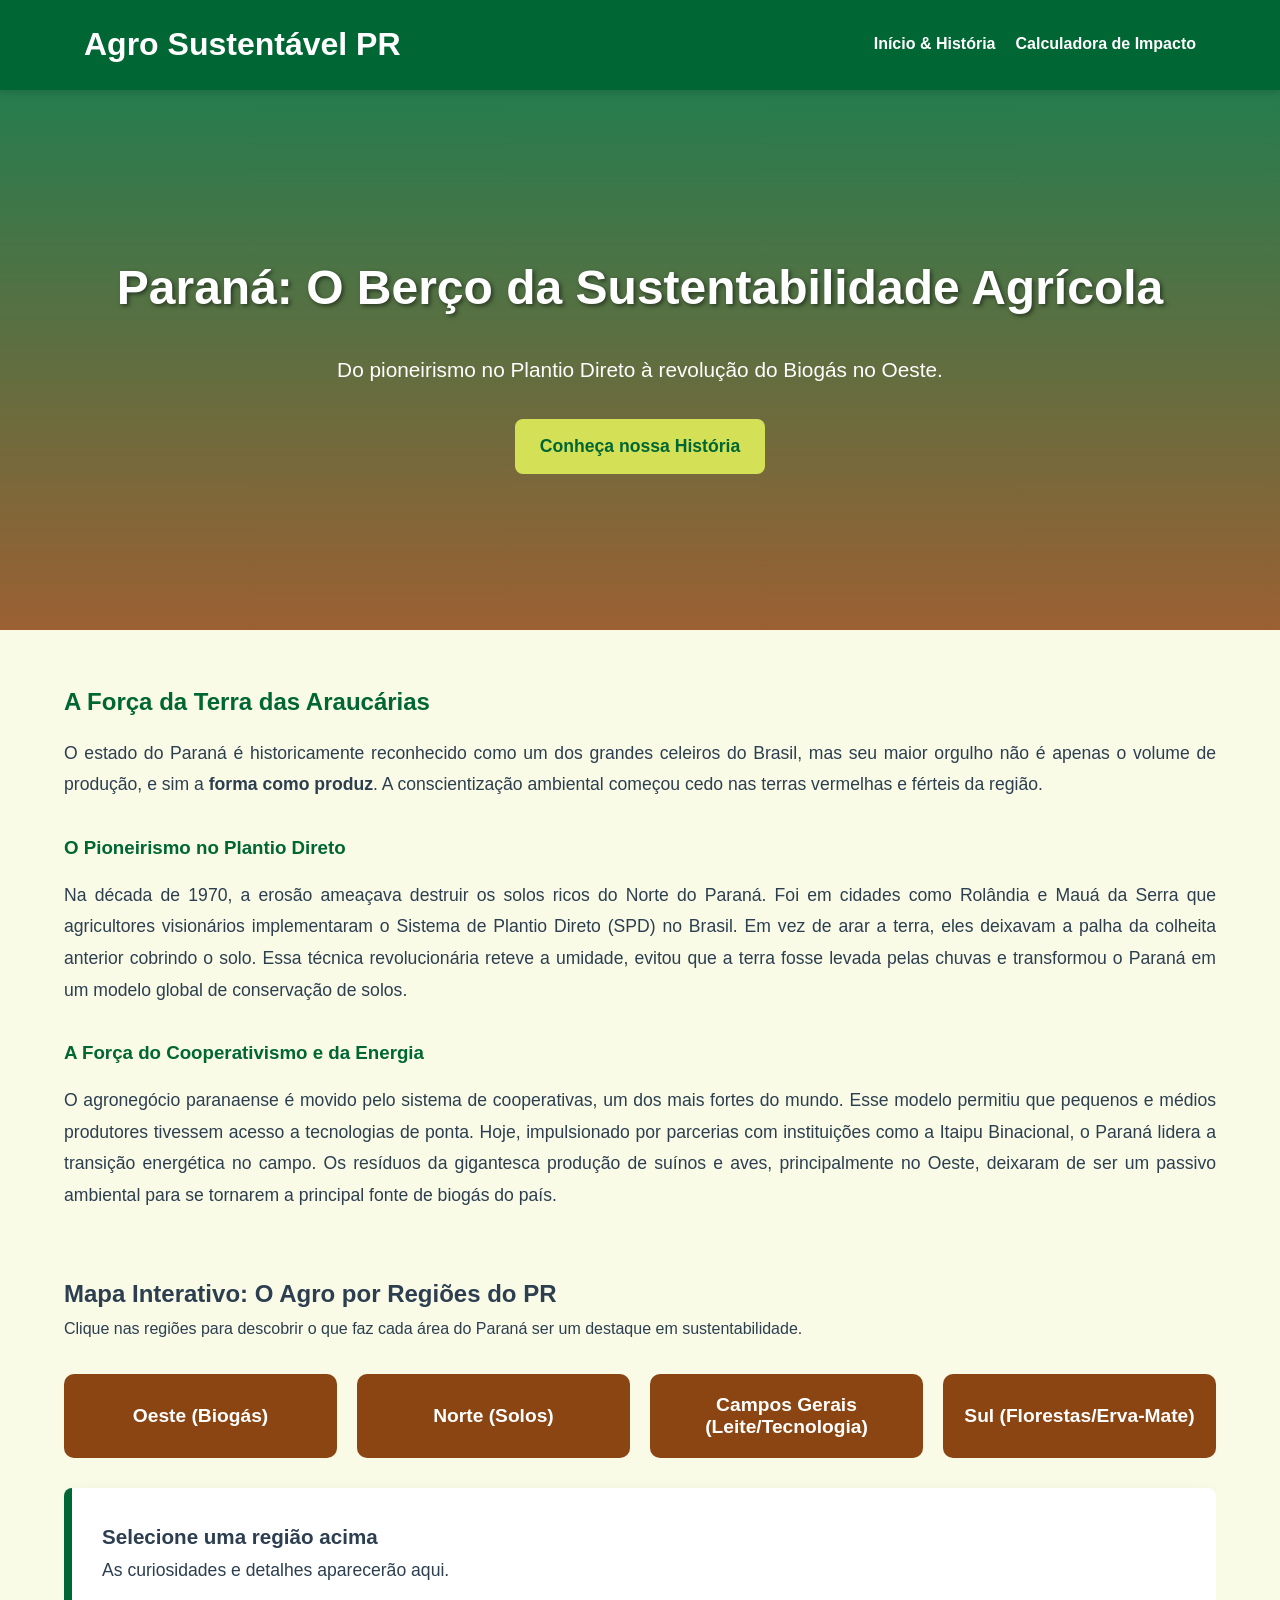
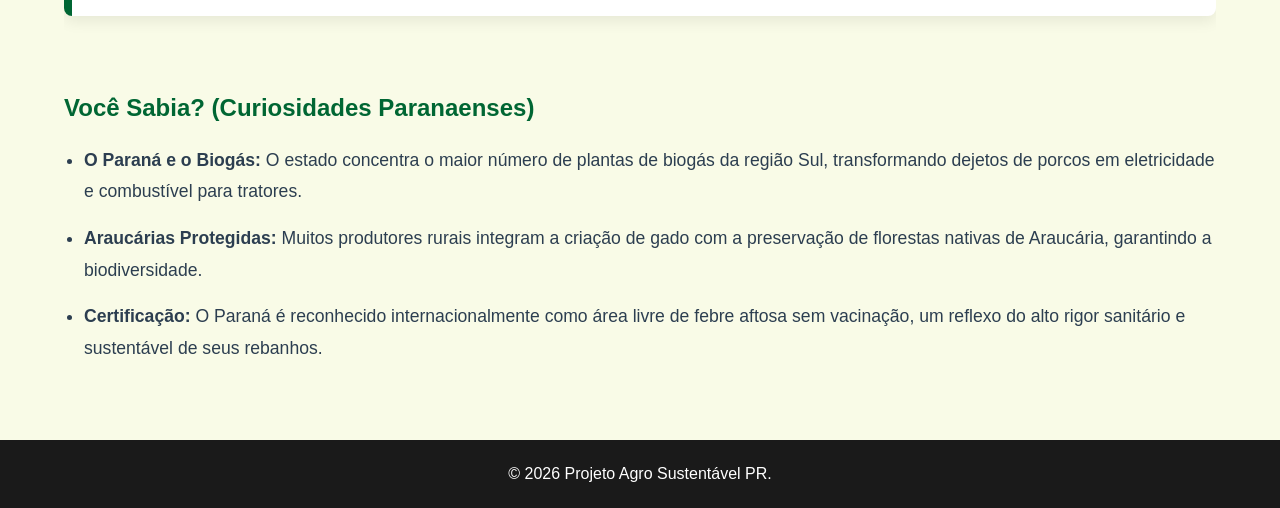
<file: index.html>
<!DOCTYPE html>
<html lang="pt-BR">
<head>
    <meta charset="UTF-8">
    <meta name="viewport" content="width=device-width, initial-scale=1.0">
    <title>Agro Sustentável - O Exemplo do Paraná</title>
    <link rel="stylesheet" href="style.css">
</head>
<body>

    <header class="animado-topo">
        <div class="container">
            <h1>Agro Sustentável PR</h1>
            <nav>
                <ul>
                    <li><a href="index.html">Início & História</a></li>
                    <li><a href="calculadora.html">Calculadora de Impacto</a></li>
                </ul>
            </nav>
        </div>
    </header>

    <main>
        <section class="hero pr-hero">
            <div class="hero-content">
                <h2>Paraná: O Berço da Sustentabilidade Agrícola</h2>
                <p>Do pioneirismo no Plantio Direto à revolução do Biogás no Oeste.</p>
                <a href="#historia" class="btn animado-btn">Conheça nossa História</a>
            </div>
        </section>

        <section id="historia" class="texto-longo container">
            <h2>A Força da Terra das Araucárias</h2>
            <p>O estado do Paraná é historicamente reconhecido como um dos grandes celeiros do Brasil, mas seu maior orgulho não é apenas o volume de produção, e sim a <strong>forma como produz</strong>. A conscientização ambiental começou cedo nas terras vermelhas e férteis da região.</p>
            
            <h3>O Pioneirismo no Plantio Direto</h3>
            <p>Na década de 1970, a erosão ameaçava destruir os solos ricos do Norte do Paraná. Foi em cidades como Rolândia e Mauá da Serra que agricultores visionários implementaram o Sistema de Plantio Direto (SPD) no Brasil. Em vez de arar a terra, eles deixavam a palha da colheita anterior cobrindo o solo. Essa técnica revolucionária reteve a umidade, evitou que a terra fosse levada pelas chuvas e transformou o Paraná em um modelo global de conservação de solos.</p>
            
            <h3>A Força do Cooperativismo e da Energia</h3>
            <p>O agronegócio paranaense é movido pelo sistema de cooperativas, um dos mais fortes do mundo. Esse modelo permitiu que pequenos e médios produtores tivessem acesso a tecnologias de ponta. Hoje, impulsionado por parcerias com instituições como a Itaipu Binacional, o Paraná lidera a transição energética no campo. Os resíduos da gigantesca produção de suínos e aves, principalmente no Oeste, deixaram de ser um passivo ambiental para se tornarem a principal fonte de biogás do país.</p>
        </section>

        <section id="mapa-interativo" class="container">
            <h2>Mapa Interativo: O Agro por Regiões do PR</h2>
            <p>Clique nas regiões para descobrir o que faz cada área do Paraná ser um destaque em sustentabilidade.</p>
            
            <div class="mapa-grid">
                <button class="btn-regiao animado-btn" onclick="mostrarRegiao('oeste')">Oeste (Biogás)</button>
                <button class="btn-regiao animado-btn" onclick="mostrarRegiao('norte')">Norte (Solos)</button>
                <button class="btn-regiao animado-btn" onclick="mostrarRegiao('campos')">Campos Gerais (Leite/Tecnologia)</button>
                <button class="btn-regiao animado-btn" onclick="mostrarRegiao('sul')">Sul (Florestas/Erva-Mate)</button>
            </div>

            <div id="info-regiao" class="painel-info">
                <h3>Selecione uma região acima</h3>
                <p>As curiosidades e detalhes aparecerão aqui.</p>
            </div>
        </section>

        <section class="curiosidades container">
            <h2>Você Sabia? (Curiosidades Paranaenses)</h2>
            <ul>
                <li><strong>O Paraná e o Biogás:</strong> O estado concentra o maior número de plantas de biogás da região Sul, transformando dejetos de porcos em eletricidade e combustível para tratores.</li>
                <li><strong>Araucárias Protegidas:</strong> Muitos produtores rurais integram a criação de gado com a preservação de florestas nativas de Araucária, garantindo a biodiversidade.</li>
                <li><strong>Certificação:</strong> O Paraná é reconhecido internacionalmente como área livre de febre aftosa sem vacinação, um reflexo do alto rigor sanitário e sustentável de seus rebanhos.</li>
            </ul>
        </section>
    </main>

    <footer>
        <p>&copy; 2026 Projeto Agro Sustentável PR.</p>
    </footer>

    <script src="script.js"></script>
</body>
</html>
</file>
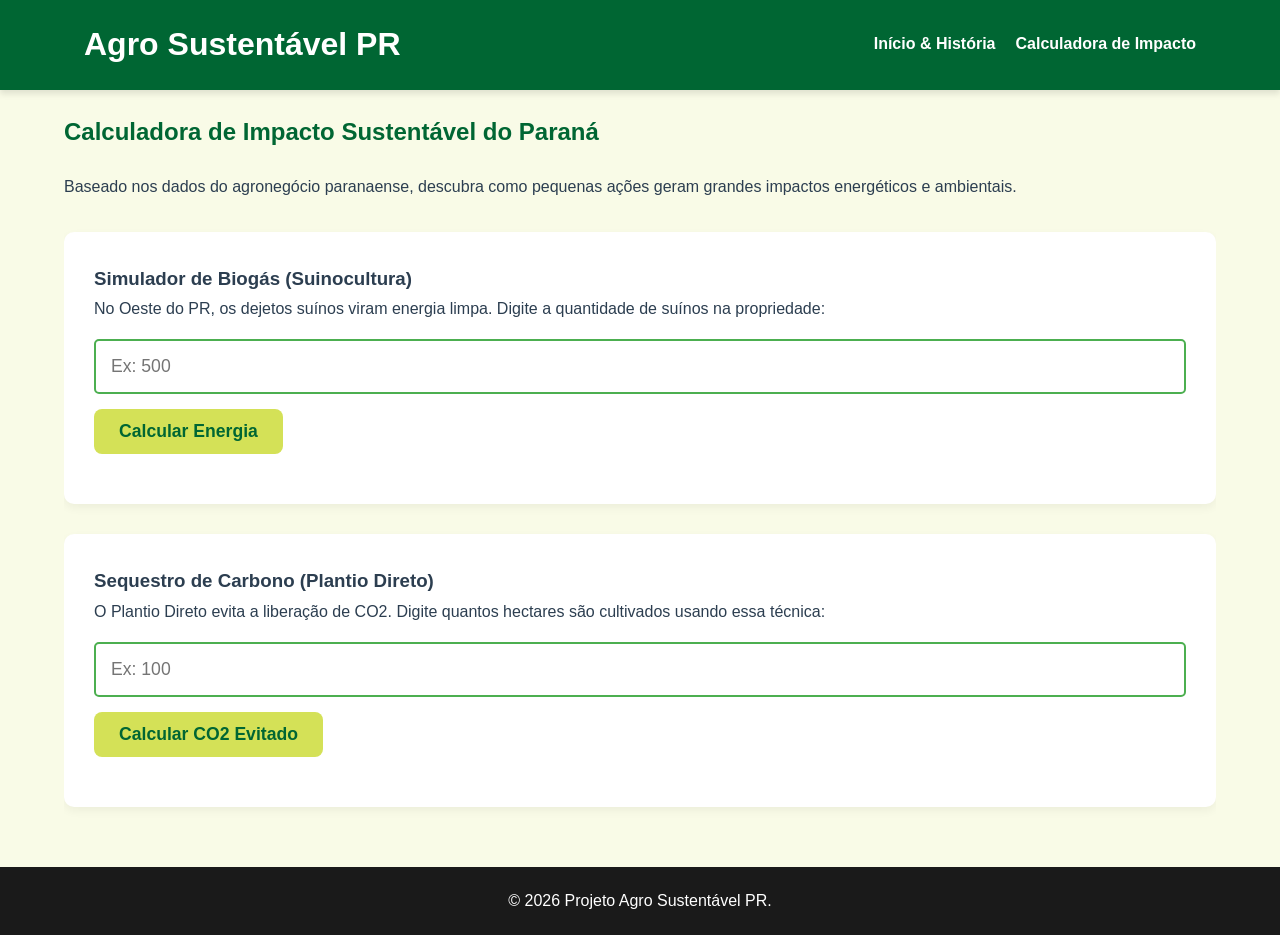
<file: calculadora.html>
<!DOCTYPE html>
<html lang="pt-BR">
<head>
    <meta charset="UTF-8">
    <meta name="viewport" content="width=device-width, initial-scale=1.0">
    <title>Calculadora de Impacto PR</title>
    <link rel="stylesheet" href="style.css">
</head>
<body>

    <header class="animado-topo">
        <div class="container">
            <h1>Agro Sustentável PR</h1>
            <nav>
                <ul>
                    <li><a href="index.html">Início & História</a></li>
                    <li><a href="calculadora.html">Calculadora de Impacto</a></li>
                </ul>
            </nav>
        </div>
    </header>

    <main class="container page-calc">
        <h2>Calculadora de Impacto Sustentável do Paraná</h2>
        <p>Baseado nos dados do agronegócio paranaense, descubra como pequenas ações geram grandes impactos energéticos e ambientais.</p>

        <div class="calc-box">
            <h3>Simulador de Biogás (Suinocultura)</h3>
            <p>No Oeste do PR, os dejetos suínos viram energia limpa. Digite a quantidade de suínos na propriedade:</p>
            <input type="number" id="qtdSuinos" placeholder="Ex: 500" min="0">
            <button class="btn animado-btn" onclick="calcularBiogas()">Calcular Energia</button>
            <div id="resultado-biogas" class="resultado"></div>
        </div>

        <div class="calc-box">
            <h3>Sequestro de Carbono (Plantio Direto)</h3>
            <p>O Plantio Direto evita a liberação de CO2. Digite quantos hectares são cultivados usando essa técnica:</p>
            <input type="number" id="qtdHectares" placeholder="Ex: 100" min="0">
            <button class="btn animado-btn" onclick="calcularCarbono()">Calcular CO2 Evitado</button>
            <div id="resultado-carbono" class="resultado"></div>
        </div>
    </main>

    <footer>
        <p>&copy; 2026 Projeto Agro Sustentável PR.</p>
    </footer>

    <script src="script.js"></script>
</body>
</html>
</file>
<file: style.css>
/* Configurações Globais */
* {
    margin: 0;
    padding: 0;
    box-sizing: border-box;
    font-family: 'Segoe UI', Tahoma, Geneva, Verdana, sans-serif;
}

:root {
    --verde-pr: #006633; /* Verde da bandeira do PR */
    --verde-claro: #4CAF50;
    --terra-roxa: #8B4513;
    --fundo: #F9FBE7;
    --texto: #2c3e50;
}

body {
    background-color: var(--fundo);
    color: var(--texto);
    line-height: 1.8;
}

.container {
    width: 90%;
    max-width: 1200px;
    margin: auto;
    overflow: hidden;
    padding: 20px 0;
}

/* Animações */
@keyframes slideDown {
    from { transform: translateY(-100%); opacity: 0; }
    to { transform: translateY(0); opacity: 1; }
}

@keyframes pulse {
    0% { transform: scale(1); box-shadow: 0 0 0 0 rgba(76, 175, 80, 0.7); }
    70% { transform: scale(1.05); box-shadow: 0 0 10px 10px rgba(76, 175, 80, 0); }
    100% { transform: scale(1); box-shadow: 0 0 0 0 rgba(76, 175, 80, 0); }
}

.animado-topo {
    animation: slideDown 0.8s ease-out;
}

.animado-btn:hover {
    animation: pulse 1s infinite;
}

/* Cabeçalho */
header {
    background-color: var(--verde-pr);
    color: white;
    padding: 1rem 0;
    position: sticky;
    top: 0;
    z-index: 100;
    box-shadow: 0 4px 6px rgba(0,0,0,0.1);
}

header .container {
    display: flex;
    justify-content: space-between;
    align-items: center;
    padding: 0 20px;
}

header nav ul { list-style: none; display: flex; gap: 20px; }
header nav ul li a { color: white; text-decoration: none; font-weight: bold; transition: 0.3s; }
header nav ul li a:hover { color: #D4E157; }

/* Hero Section */
.hero {
    background: linear-gradient(rgba(0, 102, 51, 0.85), rgba(139, 69, 19, 0.85)), url('https://images.unsplash.com/photo-1595841696677-6489ff3f8cd1?ixlib=rb-4.0.3&auto=format&fit=crop&w=1920&q=80') no-repeat center center/cover;
    height: 60vh;
    display: flex;
    align-items: center;
    justify-content: center;
    text-align: center;
    color: white;
}

.hero h2 { font-size: 3rem; margin-bottom: 20px; text-shadow: 2px 2px 4px rgba(0,0,0,0.5); }
.hero p { font-size: 1.3rem; margin-bottom: 30px; }

.btn {
    display: inline-block;
    background-color: #D4E157;
    color: var(--verde-pr);
    padding: 12px 25px;
    text-decoration: none;
    border-radius: 8px;
    font-weight: bold;
    font-size: 1.1rem;
    border: none;
    cursor: pointer;
    transition: 0.3s;
}

/* Textos Longos e Curiosidades */
.texto-longo h2, .texto-longo h3, .curiosidades h2 {
    color: var(--verde-pr);
    margin-bottom: 15px;
    margin-top: 30px;
}

.texto-longo p { margin-bottom: 20px; text-align: justify; font-size: 1.1rem; }

.curiosidades ul { padding-left: 20px; font-size: 1.1rem; }
.curiosidades li { margin-bottom: 15px; }

/* Mapa Interativo */
.mapa-grid {
    display: grid;
    grid-template-columns: repeat(auto-fit, minmax(200px, 1fr));
    gap: 20px;
    margin: 30px 0;
}

.btn-regiao {
    background-color: var(--terra-roxa);
    color: white;
    padding: 20px;
    border: none;
    border-radius: 10px;
    font-size: 1.2rem;
    font-weight: bold;
    cursor: pointer;
    transition: 0.3s;
}

.painel-info {
    background-color: white;
    border-left: 8px solid var(--verde-pr);
    padding: 30px;
    border-radius: 8px;
    box-shadow: 0 5px 15px rgba(0,0,0,0.08);
    transition: opacity 0.4s ease;
    font-size: 1.1rem;
}

/* Calculadora */
.page-calc h2 { color: var(--verde-pr); margin-bottom: 20px; }
.calc-box {
    background: white;
    padding: 30px;
    border-radius: 10px;
    margin-top: 30px;
    box-shadow: 0 4px 10px rgba(0,0,0,0.05);
}
.calc-box input {
    width: 100%;
    padding: 15px;
    margin: 15px 0;
    border: 2px solid var(--verde-claro);
    border-radius: 5px;
    font-size: 1.1rem;
}
.resultado { margin-top: 20px; font-weight: bold; font-size: 1.2rem; color: var(--terra-roxa); }

/* Rodapé */
footer { background-color: #1a1a1a; color: white; text-align: center; padding: 20px 0; margin-top: 40px; }
</file>
